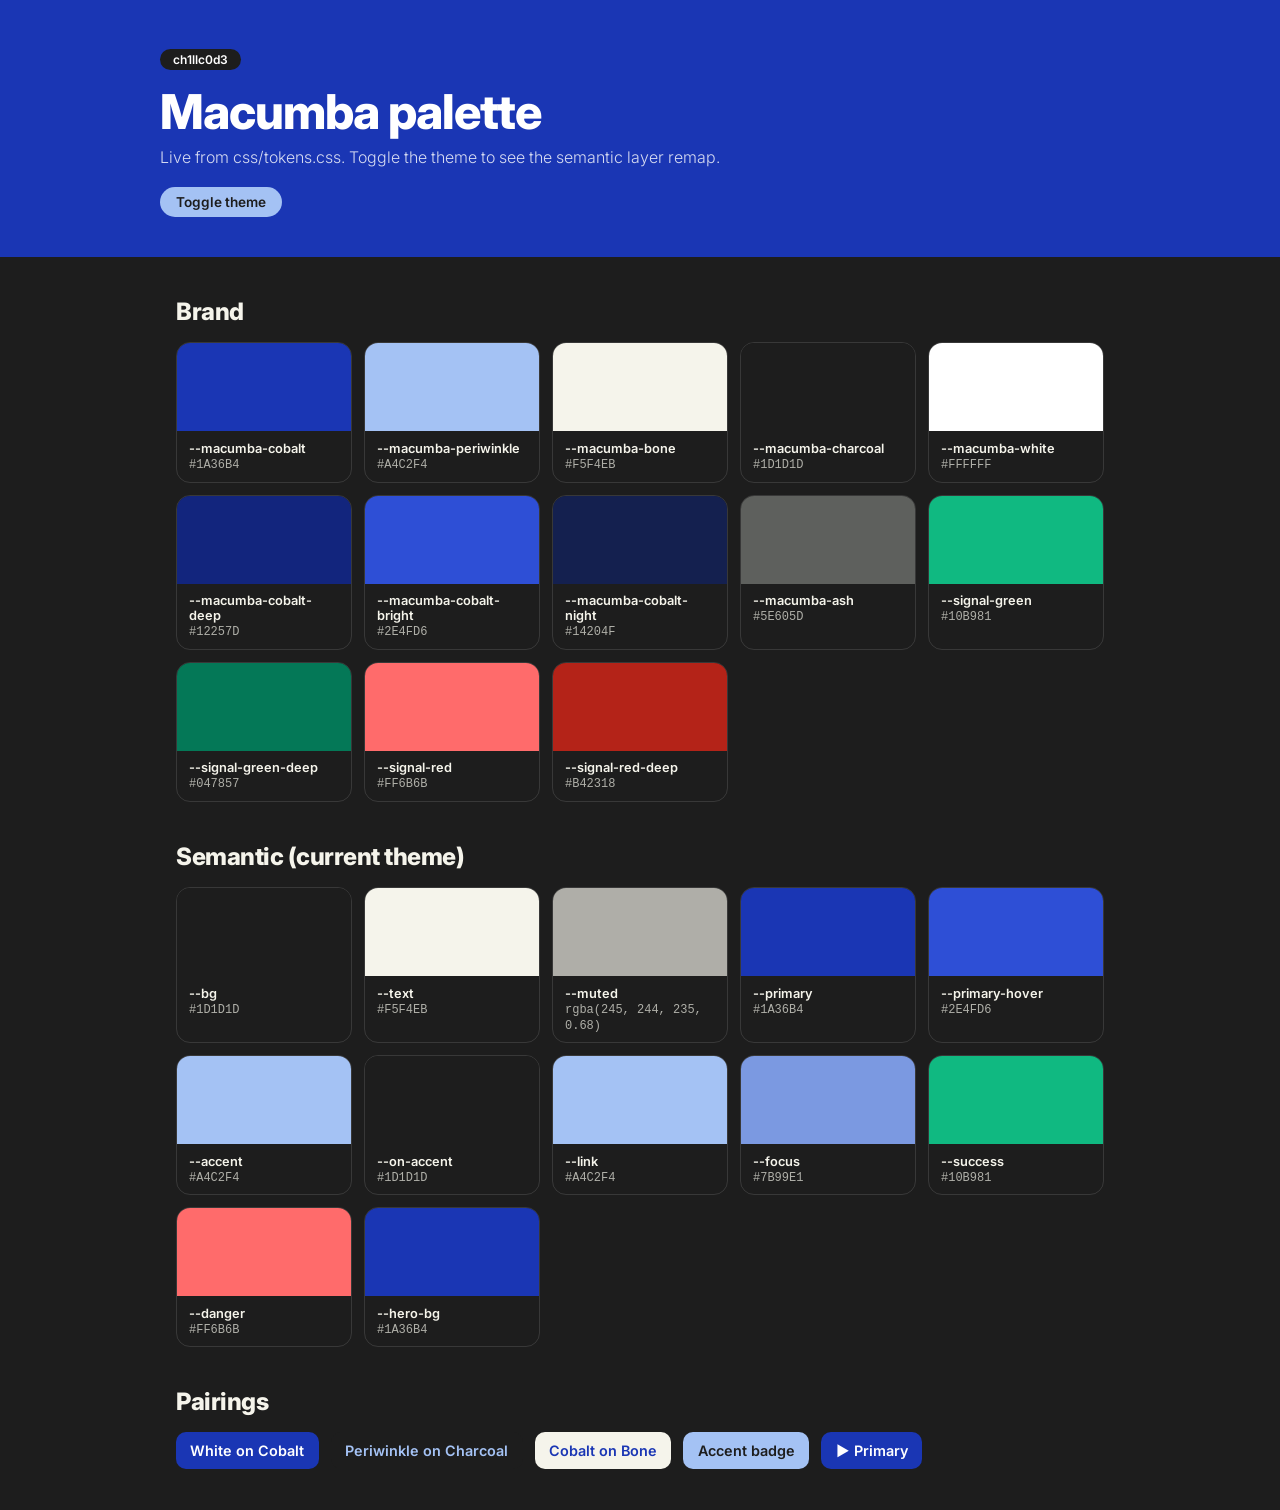
<file: docs/brand/palette.html>
<!DOCTYPE html>
<html lang="en" data-theme="dark">
<head>
  <meta charset="UTF-8" />
  <meta name="viewport" content="width=device-width, initial-scale=1.0" />
  <title>Macumba Palette</title>
  <link rel="preconnect" href="https://fonts.googleapis.com" />
  <link rel="preconnect" href="https://fonts.gstatic.com" crossorigin />
  <link rel="stylesheet" href="https://fonts.googleapis.com/css2?family=Inter:wght@300;400;600;800&display=swap" />
  <!-- Rendered straight from the project tokens: this page cannot drift from the code. -->
  <link rel="stylesheet" href="../../css/tokens.css" />
  <style>
    * { box-sizing: border-box; margin: 0; }
    body { font-family: var(--font-sans); background: var(--bg); color: var(--text); padding: 0 0 3rem; }
    header { background: var(--hero-bg); color: var(--hero-text); padding: 3rem 1rem 2.5rem; }
    header .pill { display: inline-block; background: var(--hero-pill-bg); color: var(--hero-pill-text);
      border-radius: var(--radius-pill); padding: 0.2rem 0.8rem; font-size: 0.75rem; font-weight: 600; margin-bottom: 1rem; }
    h1 { font-weight: 800; letter-spacing: -0.02em; line-height: 1.1; font-size: clamp(2rem, 6vw, 3rem); }
    header p { color: var(--hero-muted); font-weight: 300; margin-top: 0.5rem; }
    main, header > div { max-width: 60rem; margin: 0 auto; }
    main { padding: 0 1rem; }
    h2 { font-weight: 800; letter-spacing: -0.02em; margin: 2.5rem 0 1rem; }
    .grid { display: grid; grid-template-columns: repeat(auto-fill, minmax(10.5rem, 1fr)); gap: 0.75rem; }
    .sw { border: 1px solid var(--border); border-radius: var(--radius-md); overflow: hidden; }
    .chip { height: 5.5rem; }
    .meta { padding: 0.6rem 0.75rem; font-size: 0.8rem; }
    .meta b { display: block; font-weight: 600; }
    .meta code { font-family: var(--font-mono); color: var(--muted); font-size: 0.75rem; }
    button { font: 600 0.85rem var(--font-sans); background: var(--accent); color: var(--on-accent);
      border: 0; border-radius: var(--radius-pill); padding: 0.45rem 1rem; cursor: pointer; margin-top: 1.25rem; }
    .demo { display: flex; flex-wrap: wrap; gap: 0.75rem; }
    .demo span { border-radius: var(--radius-sm); padding: 0.6rem 0.9rem; font-weight: 600; font-size: 0.9rem; }
  </style>
</head>
<body>
  <header><div>
    <span class="pill">ch1llc0d3</span>
    <h1>Macumba palette</h1>
    <p>Live from css/tokens.css. Toggle the theme to see the semantic layer remap.</p>
    <button id="t" type="button">Toggle theme</button>
  </div></header>
  <main>
    <h2>Brand</h2>
    <div class="grid" id="brand"></div>
    <h2>Semantic (current theme)</h2>
    <div class="grid" id="semantic"></div>
    <h2>Pairings</h2>
    <div class="demo">
      <span style="background:var(--macumba-cobalt);color:var(--macumba-white)">White on Cobalt</span>
      <span style="background:var(--macumba-charcoal);color:var(--macumba-periwinkle)">Periwinkle on Charcoal</span>
      <span style="background:var(--macumba-bone);color:var(--macumba-cobalt)">Cobalt on Bone</span>
      <span style="background:var(--accent);color:var(--on-accent)">Accent badge</span>
      <span style="background:var(--primary);color:var(--on-primary)">▶ Primary</span>
    </div>
  </main>
  <script>
    const brand = ["macumba-cobalt", "macumba-periwinkle", "macumba-bone", "macumba-charcoal", "macumba-white",
      "macumba-cobalt-deep", "macumba-cobalt-bright", "macumba-cobalt-night", "macumba-ash",
      "signal-green", "signal-green-deep", "signal-red", "signal-red-deep"];
    const semantic = ["bg", "text", "muted", "primary", "primary-hover", "accent", "on-accent",
      "link", "focus", "success", "danger", "hero-bg"];
    function render(id, names) {
      const cs = getComputedStyle(document.documentElement);
      document.getElementById(id).innerHTML = names.map(n =>
        `<div class="sw"><div class="chip" style="background:var(--${n})"></div>
         <div class="meta"><b>--${n}</b><code>${cs.getPropertyValue("--" + n).trim()}</code></div></div>`).join("");
    }
    function draw() { render("brand", brand); render("semantic", semantic); }
    document.getElementById("t").onclick = () => {
      const r = document.documentElement;
      r.dataset.theme = r.dataset.theme === "dark" ? "light" : "dark";
      draw();
    };
    draw();
  </script>
</body>
</html>
</file>
<file: css/tokens.css>
/* =====================================================================
   Macumba design tokens — the single source of truth for colour, type
   and shape. Loaded before css/style.css; components only consume the
   SEMANTIC layer. Rationale, contrast ratios and usage rules live in
   docs/brand/color-palette.md and docs/design-system.md.

   Palette sampled from the "Macumba — Ciencia de datos" decks
   (AI Tinkerers + WTM editions).
   ===================================================================== */

/* ---------- layer 1: brand palette (fixed, theme-independent) ---------- */
:root {
  /* Core — the three slide surfaces + the accent */
  --macumba-cobalt: #1A36B4;      /* Primary — hero band, primary buttons, brand blocks */
  --macumba-periwinkle: #A4C2F4;  /* Accent — highlights, bullets, values on dark */
  --macumba-bone: #F5F4EB;        /* Light surface — data slides, light theme base */
  --macumba-charcoal: #1D1D1D;    /* Dark surface — reflective slides, dark theme base */
  --macumba-white: #FFFFFF;       /* Type on cobalt */

  /* Derived — tonal steps of the core, never new hues */
  --macumba-cobalt-deep: #12257D;   /* pressed / hover on light */
  --macumba-cobalt-bright: #2E4FD6; /* hover on dark */
  --macumba-cobalt-night: #14204F;  /* cobalt sunk into charcoal (backdrop) */
  --macumba-ash: #5E605D;           /* secondary text on bone */

  /* Functional — status only, never decoration */
  --signal-green: #10B981;
  --signal-green-deep: #047857;
  --signal-red: #FF6B6B;
  --signal-red-deep: #B42318;

  /* Type — the decks are set in Inter, Light → ExtraBold */
  --font-sans: "Inter", -apple-system, BlinkMacSystemFont, "Segoe UI", Roboto, sans-serif;
  --font-mono: ui-monospace, "SF Mono", Menlo, Consolas, monospace;

  /* Shape */
  --radius-lg: 20px;
  --radius-md: 14px;
  --radius-sm: 10px;
  --radius-pill: 999px;
  --blur: 18px;
}

/* ---------- layer 2: semantic tokens — dark (default, charcoal slide) ---------- */
:root,
:root[data-theme="dark"] {
  color-scheme: dark;
  --bg: var(--macumba-charcoal);
  --text: var(--macumba-bone);
  --muted: rgba(245, 244, 235, 0.68);

  /* frosted glass */
  --glass: rgba(255, 255, 255, 0.05);
  --glass-strong: rgba(255, 255, 255, 0.09);
  --glass-inset: rgba(29, 29, 29, 0.50);
  --glass-border: rgba(164, 194, 244, 0.16);
  --glass-highlight: rgba(255, 255, 255, 0.14);
  --glass-fallback: rgba(29, 29, 29, 0.92);  /* no backdrop-filter support */
  --shadow: rgba(0, 0, 0, 0.50);
  --border: rgba(255, 255, 255, 0.12);

  /* roles */
  --primary: var(--macumba-cobalt);
  --primary-hover: var(--macumba-cobalt-bright);
  --on-primary: var(--macumba-white);
  --accent: var(--macumba-periwinkle);        /* 9.3:1 on charcoal */
  --accent-soft: rgba(164, 194, 244, 0.12);
  --accent-glow: rgba(164, 194, 244, 0.35);
  --on-accent: var(--macumba-charcoal);
  --link: var(--macumba-periwinkle);
  --focus: #7B99E1;
  --focus-ring: rgba(164, 194, 244, 0.40);
  --success: var(--signal-green);
  --success-soft: rgba(16, 185, 129, 0.45);
  --danger: var(--signal-red);
  --danger-soft: rgba(255, 107, 107, 0.45);

  /* hero = a cobalt slide in both themes */
  --hero-bg: var(--macumba-cobalt);
  --hero-text: var(--macumba-white);
  --hero-muted: rgba(255, 255, 255, 0.82);
  --hero-pill-bg: var(--macumba-charcoal);
  --hero-pill-text: var(--macumba-white);

  /* backdrop */
  --backdrop-base-1: var(--macumba-cobalt-night);
  --backdrop-glow-1: rgba(26, 54, 180, 0.70);
  --backdrop-glow-2: rgba(26, 54, 180, 0.40);
  --backdrop-glow-3: rgba(164, 194, 244, 0.10);
  --backdrop-blue: rgba(164, 194, 244, 0.08);
  --backdrop-line: rgba(164, 194, 244, 0.07);
  --backdrop-dot: rgba(245, 244, 235, 0.06);
}

/* ---------- layer 2: semantic tokens — light (bone slide) ---------- */
:root[data-theme="light"] {
  color-scheme: light;
  --bg: var(--macumba-bone);
  --text: var(--macumba-charcoal);
  --muted: var(--macumba-ash);               /* 5.75:1 on bone */

  --glass: rgba(255, 255, 255, 0.60);
  --glass-strong: rgba(255, 255, 255, 0.80);
  --glass-inset: rgba(245, 244, 235, 0.75);
  --glass-border: rgba(26, 54, 180, 0.14);
  --glass-highlight: rgba(255, 255, 255, 0.90);
  --glass-fallback: rgba(255, 255, 255, 0.92);
  --shadow: rgba(26, 54, 180, 0.10);
  --border: rgba(26, 54, 180, 0.14);

  --primary: var(--macumba-cobalt);
  --primary-hover: var(--macumba-cobalt-deep);
  --on-primary: var(--macumba-white);
  --accent: var(--macumba-cobalt);           /* periwinkle fails on bone (1.6:1) → cobalt, 8.5:1 */
  --accent-soft: rgba(26, 54, 180, 0.08);
  --accent-glow: rgba(26, 54, 180, 0.25);
  --on-accent: var(--macumba-white);
  --link: var(--macumba-cobalt);
  --focus: var(--macumba-cobalt);
  --focus-ring: rgba(26, 54, 180, 0.30);
  --success: var(--signal-green-deep);
  --success-soft: rgba(4, 120, 87, 0.40);
  --danger: var(--signal-red-deep);
  --danger-soft: rgba(180, 35, 24, 0.40);

  --hero-bg: var(--macumba-cobalt);
  --hero-text: var(--macumba-white);
  --hero-muted: rgba(255, 255, 255, 0.82);
  --hero-pill-bg: var(--macumba-charcoal);
  --hero-pill-text: var(--macumba-white);

  --backdrop-base-1: #E8EAF3;                /* bone with a cobalt tint */
  --backdrop-glow-1: rgba(26, 54, 180, 0.12);
  --backdrop-glow-2: rgba(26, 54, 180, 0.08);
  --backdrop-glow-3: rgba(164, 194, 244, 0.35);
  --backdrop-blue: rgba(26, 54, 180, 0.06);
  --backdrop-line: rgba(26, 54, 180, 0.06);
  --backdrop-dot: rgba(29, 29, 29, 0.06);
}
</file>
